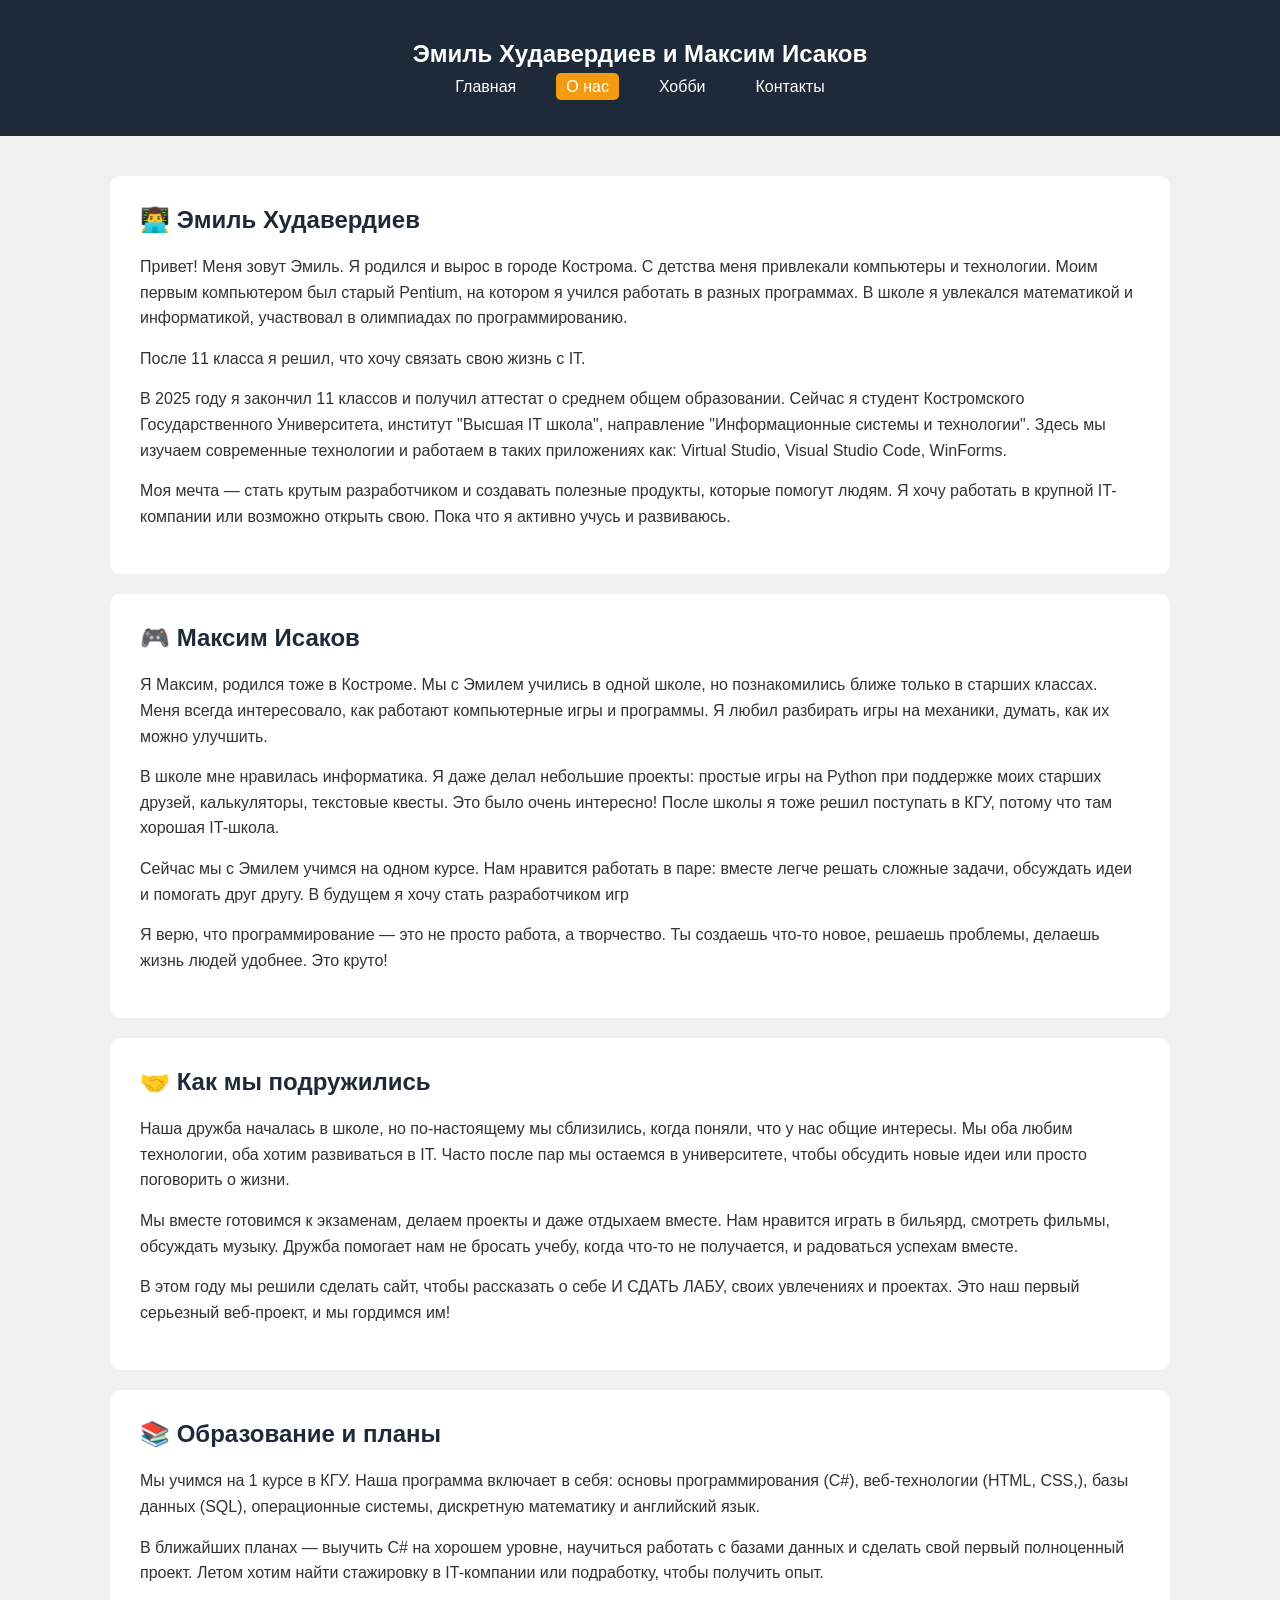
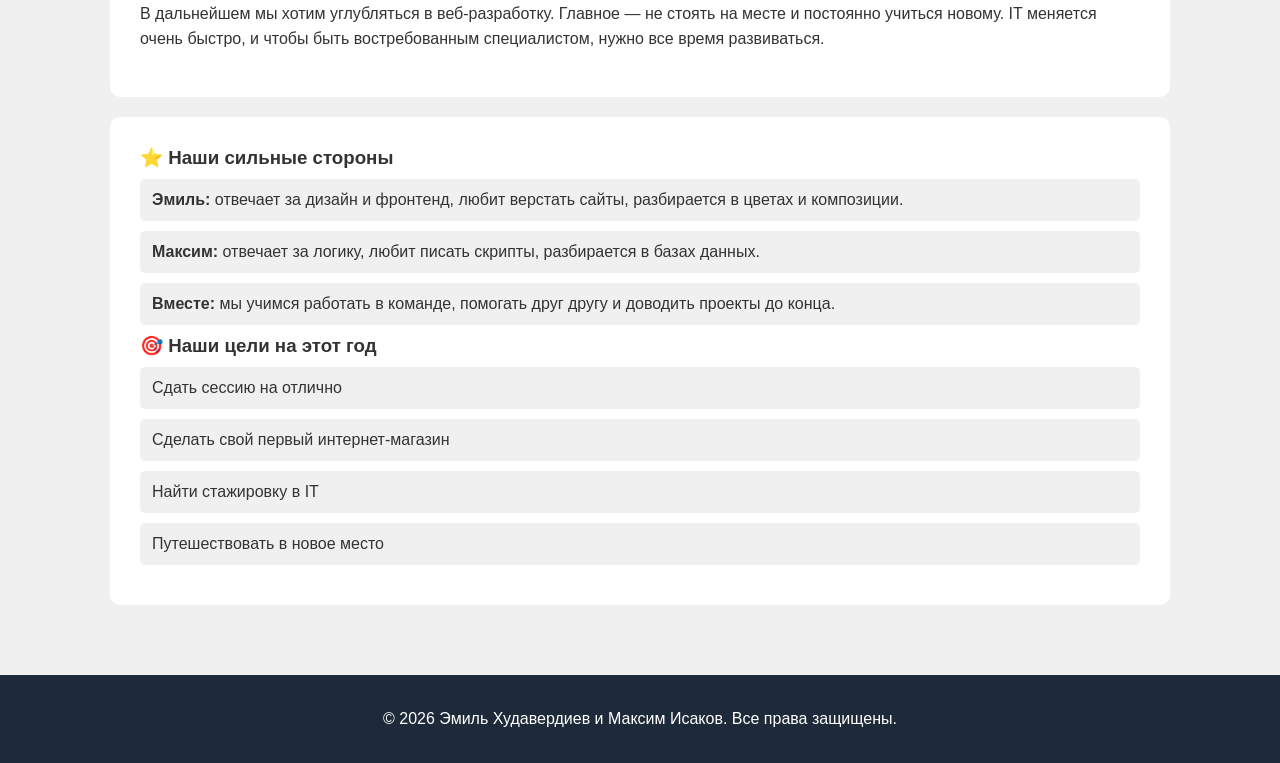
<file: my_site/about.html>
<!DOCTYPE html>
<html lang="ru">
<head>
    <meta charset="UTF-8">
    <meta name="viewport" content="width=device-width, initial-scale=1.0">
    <title>О нас | Эмиль Худавердиев и Максим Исаков</title>
    <link rel="stylesheet" href="style.css">
</head>
<body>
    <div class="wrapper">
        <header class="header">
            <div class="container">
                <h1 class="logo">Эмиль Худавердиев и Максим Исаков</h1>
                <nav class="nav">
                    <ul>
                        <li><a href="index.html">Главная</a></li>
                        <li><a href="about.html" class="active">О нас</a></li>
                        <li><a href="hobby.html">Хобби</a></li>
                        <li><a href="contacts.html">Контакты</a></li>
                    </ul>
                </nav>
            </div>
        </header>
        
        <main class="main">
            <div class="container">
                <article class="bio">
                    <h2>👨‍💻 Эмиль Худавердиев</h2>
                    <p>Привет! Меня зовут Эмиль. Я родился и вырос в городе Кострома. С детства меня привлекали компьютеры и технологии. Моим первым компьютером был старый Pentium, на котором я учился работать в разных программах. В школе я увлекался математикой и информатикой, участвовал в олимпиадах по программированию.</p>
                    <p>После 11 класса я решил, что хочу связать свою жизнь с IT. </p>
                    <p>В 2025 году я закончил 11 классов и получил аттестат о среднем общем образовании. Сейчас я студент Костромского Государственного Университета, институт "Высшая IT школа", направление "Информационные системы и технологии". Здесь мы изучаем современные технологии и работаем в таких приложениях как: Virtual Studio, Visual Studio Code, WinForms.</p>
                    <p>Моя мечта — стать крутым разработчиком и создавать полезные продукты, которые помогут людям. Я хочу работать в крупной IT-компании или возможно открыть свою. Пока что я активно учусь и развиваюсь.</p>
                </article>
                <article class="bio">
                    <h2>🎮 Максим Исаков</h2>
                    <p>Я Максим, родился тоже в Костроме. Мы с Эмилем учились в одной школе, но познакомились ближе только в старших классах. Меня всегда интересовало, как работают компьютерные игры и программы. Я любил разбирать игры на механики, думать, как их можно улучшить.</p>
                    <p>В школе мне нравилась информатика. Я даже делал небольшие проекты: простые игры на Python при поддержке моих старших друзей, калькуляторы, текстовые квесты. Это было очень интересно! После школы я тоже решил поступать в КГУ, потому что там хорошая IT-школа.</p>
                    <p>Сейчас мы с Эмилем учимся на одном курсе. Нам нравится работать в паре: вместе легче решать сложные задачи, обсуждать идеи и помогать друг другу. В будущем я хочу стать разработчиком игр</p>
                    <p>Я верю, что программирование — это не просто работа, а творчество. Ты создаешь что-то новое, решаешь проблемы, делаешь жизнь людей удобнее. Это круто!</p>
                </article>
                <article class="bio">
                    <h2>🤝 Как мы подружились</h2>
                    <p>Наша дружба началась в школе, но по-настоящему мы сблизились, когда поняли, что у нас общие интересы. Мы оба любим технологии, оба хотим развиваться в IT. Часто после пар мы остаемся в университете, чтобы обсудить новые идеи или просто поговорить о жизни.</p>
                    <p>Мы вместе готовимся к экзаменам, делаем проекты и даже отдыхаем вместе. Нам нравится играть в бильярд, смотреть фильмы, обсуждать музыку. Дружба помогает нам не бросать учебу, когда что-то не получается, и радоваться успехам вместе.</p>
                    <p>В этом году мы решили сделать сайт, чтобы рассказать о себе И СДАТЬ ЛАБУ, своих увлечениях и проектах. Это наш первый серьезный веб-проект, и мы гордимся им!</p>
                </article>
                <article class="bio">
                    <h2>📚 Образование и планы</h2>
                    <p>Мы учимся на 1 курсе в КГУ. Наша программа включает в себя: основы программирования (C#), веб-технологии (HTML, CSS,), базы данных (SQL), операционные системы, дискретную математику и английский язык.</p>
                    <p>В ближайших планах — выучить С# на хорошем уровне, научиться работать с базами данных и сделать свой первый полноценный проект. Летом хотим найти стажировку в IT-компании или подработку, чтобы получить опыт.</p>
                    <p>В дальнейшем мы хотим углубляться в веб-разработку. Главное — не стоять на месте и постоянно учиться новому. IT меняется очень быстро, и чтобы быть востребованным специалистом, нужно все время развиваться.</p>
                </article>

                <!-- Боковая панель с увлечениями -->
                <aside class="skills">
                    <h3>⭐ Наши сильные стороны</h3>
                    <ul class="skills-list">
                        <li><strong>Эмиль:</strong> отвечает за дизайн и фронтенд, любит верстать сайты, разбирается в цветах и композиции.</li>
                        <li><strong>Максим:</strong> отвечает за логику, любит писать скрипты, разбирается в базах данных.</li>
                        <li><strong>Вместе:</strong> мы учимся работать в команде, помогать друг другу и доводить проекты до конца.</li>
                    </ul>
                    
                    <h3>🎯 Наши цели на этот год</h3>
                    <ul class="skills-list">
                        <li>Сдать сессию на отлично</li>
                        <li>Сделать свой первый интернет-магазин</li>
                        <li>Найти стажировку в IT</li>
                        <li>Путешествовать в новое место</li>
                    </ul>
                </aside>
            </div>
        </main>
        <footer class="footer">
            <div class="container">
                <p>&copy; 2026 Эмиль Худавердиев и Максим Исаков. Все права защищены.</p>
            </div>
        </footer>
    </div>
</body>
</html>
</file>
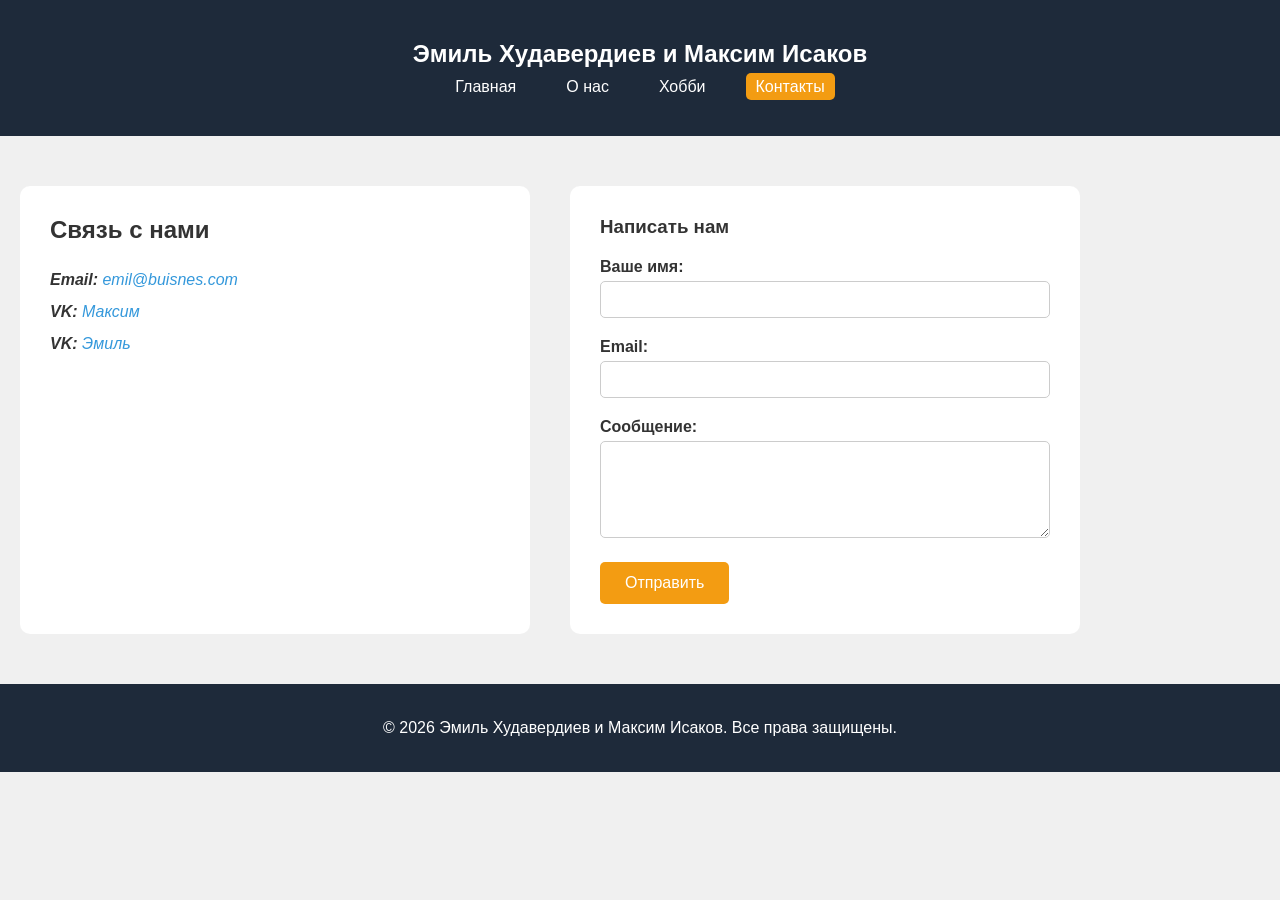
<file: my_site/contacts.html>
<!DOCTYPE html>
<html lang="ru">
<head>
    <meta charset="UTF-8">
    <meta name="viewport" content="width=device-width, initial-scale=1.0">
    <title>Контакты | Эмиль Худавердиев и Максим Исаков </title>
    <link rel="stylesheet" href="style.css">
</head>
<body>
    <div class="wrapper">
        <header class="header">
            <div class="container">
                <h1 class="logo">Эмиль Худавердиев и Максим Исаков</h1>
                <nav class="nav">
                    <ul>
                        <li><a href="index.html">Главная</a></li>
                        <li><a href="about.html">О нас</a></li>
                        <li><a href="hobby.html">Хобби</a></li>
                        <li><a href="contacts.html" class="active">Контакты</a></li>
                    </ul>
                </nav>
            </div>
        </header>
        <main class="main">
            <div class="container contact-wrapper">
                <section class="contact-info">
                    <h2>Связь с нами</h2>
                    <address>
                        <p><strong>Email:</strong> <a href="mailto:emil@buisnes.com">emil@buisnes.com</a></p>
                        <p><strong>VK:</strong> <a href="https://vk.com/kys333" target="_blank" rel="noopener noreferrer">Максим</a></p>
                        <p><strong>VK:</strong> <a href="https://vk.com/mairinkitazyk" target="_blank" rel="noopener noreferrer">Эмиль</a></p>
                    </address>
                </section>
                <section class="contact-form">
                    <h3>Написать нам</h3>
                    <form action="#" method="post">
                        <div class="form-group">
                            <label for="name">Ваше имя:</label>
                            <input type="text" id="name" name="name" required>
                        </div>
                        <div class="form-group">
                            <label for="email">Email:</label>
                            <input type="email" id="email" name="email" required>
                        </div>
                        <div class="form-group">
                            <label for="message">Сообщение:</label>
                            <textarea id="message" name="message" rows="5" required></textarea>
                        </div>
                        <button type="submit" class="btn">Отправить</button>
                    </form>
                </section>
            </div>
        </main>

        <footer class="footer">
            <div class="container">
                <p>&copy; 2026 Эмиль Худавердиев и Максим Исаков. Все права защищены.</p>
            </div>
        </footer>
    </div>
</body>
</html>
</file>
<file: my_site/style.css>
* {
    margin: 0;
    padding: 0;
    box-sizing: border-box;
}
body {
    font-family: Arial, sans-serif;
    background: #f0f0f0;
    color: #333;
}
.header {
    background: #1e2a3a;
    color: white;
    padding: 20px 0;
    text-align: center;
}
.logo {
    font-size: 24px;
    margin-bottom: 10px;
}
.nav ul {
    list-style: none;
    display: flex;
    justify-content: center;
    gap: 30px;
}
.nav a {
    color: white;
    text-decoration: none;
    padding: 5px 10px;
}
.nav a:hover, .nav a.active {
    background: #f39c12;
    border-radius: 5px;
}
.container {
    max-width: 1100px;
    margin: 0 auto;
    padding: 20px;
}
.footer {
    background: #1e2a3a;
    color: white;
    text-align: center;
    padding: 15px;
    margin-top: 30px;
}
.hero {
    background: white;
    text-align: center;
    padding: 40px;
    border-radius: 10px;
    margin: 20px 0;
}
.avatar {
    width: 150px;
    height: 150px;
    border-radius: 50%;
    background: #ccc;
    display: block;
    margin: 0 auto 20px;
}
.feature-card {
    background: white;
    padding: 20px;
    border-radius: 10px;
    margin: 20px 0;
    text-align: center;
}
.quote {
    background: #e8e8e8;
    padding: 30px;
    text-align: center;
    border-radius: 10px;
    margin: 20px 0;
}
.quote blockquote {
    font-style: italic;
    font-size: 18px;
}
.bio {
    background: white;
    padding: 30px;
    border-radius: 10px;
    margin: 20px 0;
}
.bio h2 {
    margin-bottom: 20px;
    color: #1e2a3a;
}
.bio p {
    margin: 15px 0;
    line-height: 1.6;
}
.skills {
    background: white;
    padding: 30px;
    border-radius: 10px;
    margin: 20px 0;
}
.skills-list li {
    background: #f0f0f0;
    margin: 10px 0;
    padding: 12px;
    border-radius: 5px;
    list-style: none;
}
.hobby-grid {
    display: flex;
    gap: 30px;
    margin: 30px 0;
    flex-wrap: wrap;
}
.hobby-item {
    background: white;
    border-radius: 10px;
    overflow: hidden;
    flex: 1;
    min-width: 250px;
}
.hobby-item img {
    width: 100%;
    height: 200px;
    background: #999;
}
.hobby-item figcaption {
    padding: 20px;
}
.hobby-item h3 {
    margin-bottom: 10px;
}
.contact-wrapper {
    display: flex;
    gap: 40px;
    margin: 30px 0;
    flex-wrap: wrap;
}
.contact-info, .contact-form {
    background: white;
    padding: 30px;
    border-radius: 10px;
    flex: 1;
}
.contact-info address {
    margin-top: 20px;
    line-height: 2;
}
.contact-info a {
    color: #3498db;
    text-decoration: none;
}
.form-group {
    margin: 20px 0;
}
.form-group label {
    display: block;
    margin-bottom: 5px;
    font-weight: bold;
}
.form-group input, .form-group textarea {
    width: 100%;
    padding: 10px;
    border: 1px solid #ccc;
    border-radius: 5px;
    font-family: Arial;
}
.btn {
    background: #f39c12;
    color: white;
    border: none;
    padding: 12px 25px;
    border-radius: 5px;
    cursor: pointer;
    font-size: 16px;
}
.btn:hover {
    background: #e67e22;
}
@media (max-width: 768px) {
    .nav ul {
        flex-direction: column;
        gap: 10px;
    }
    .contact-wrapper {
        flex-direction: column;
    }
    .hobby-grid {
        flex-direction: column;
    }
}
</file>
